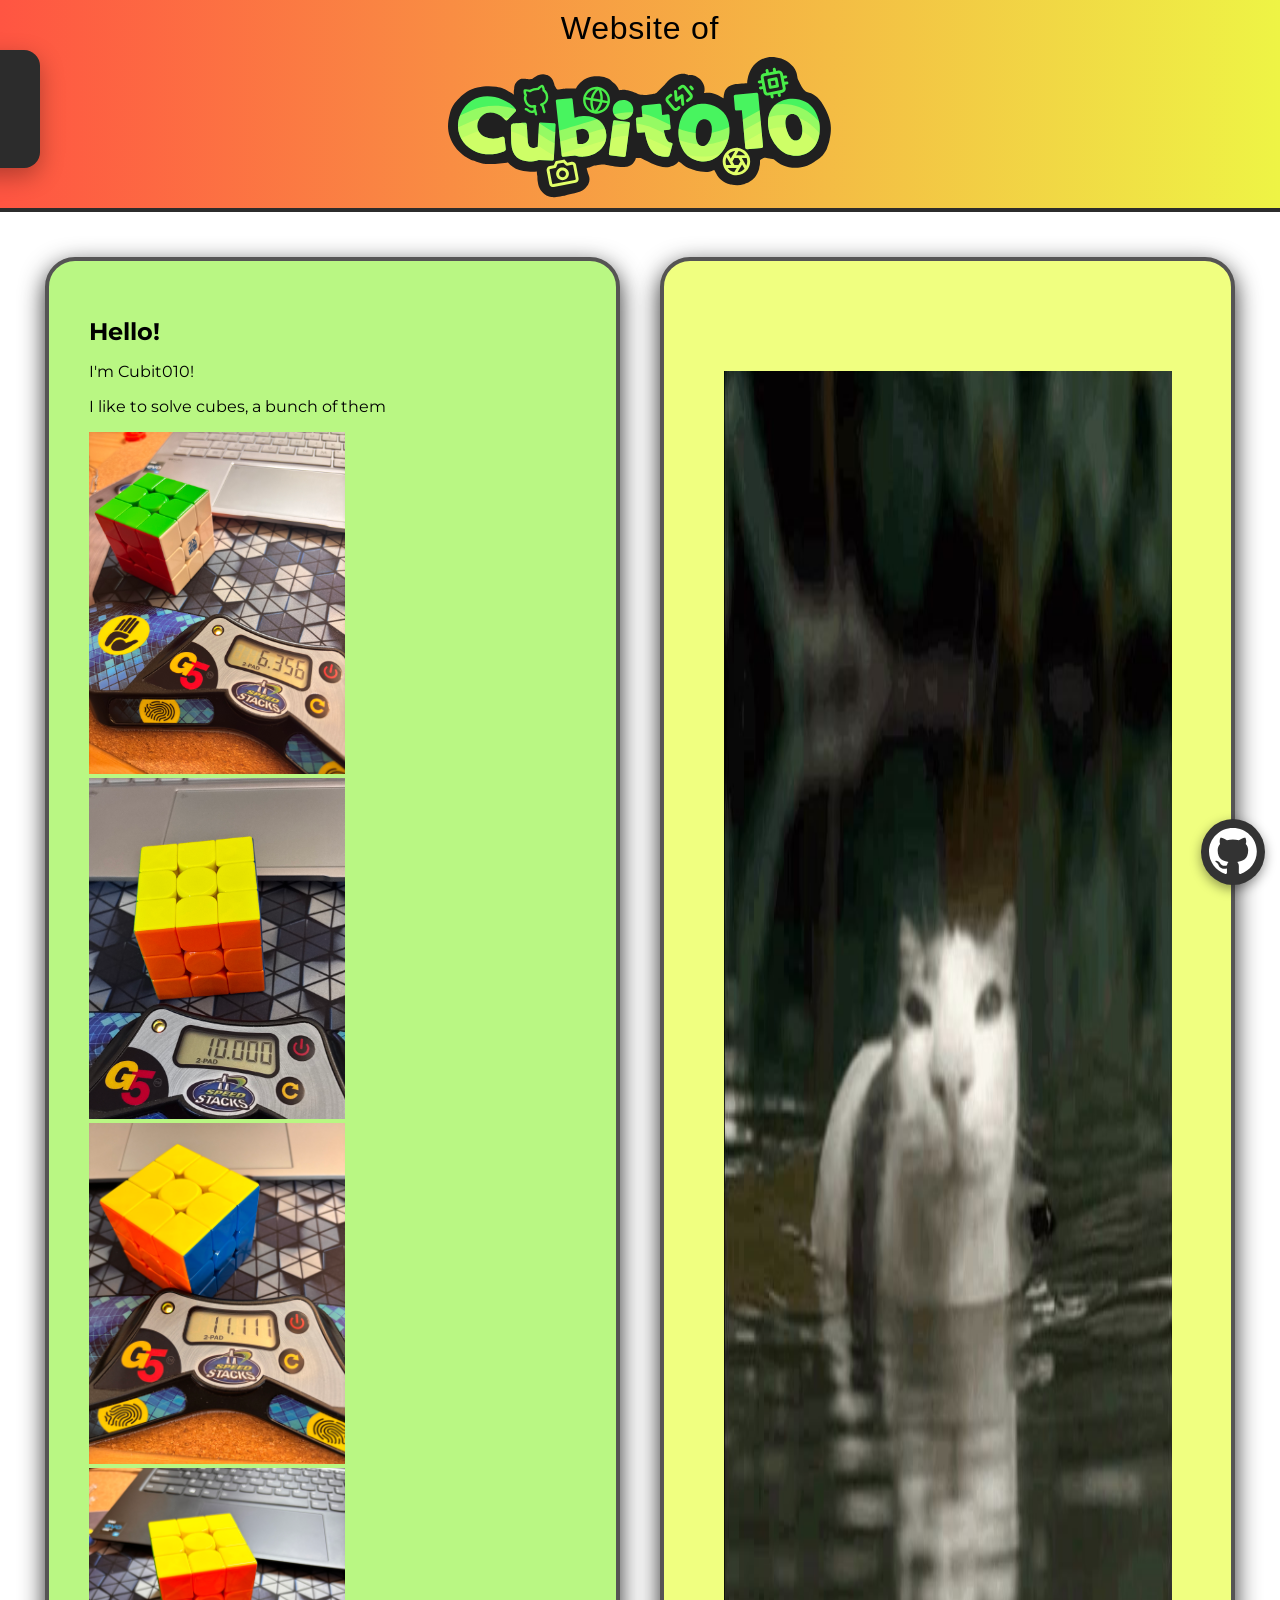
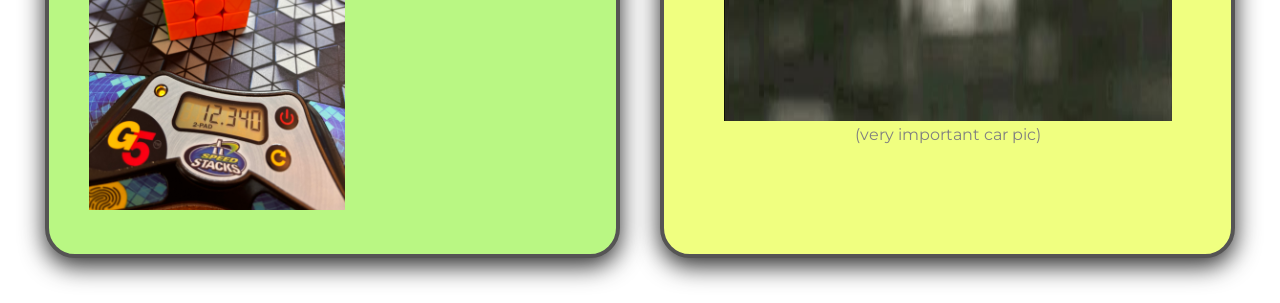
<file: index.html>
<!DOCTYPE html>

<html lang="en">
    <head>
        <meta charset="UTF-8">
        <meta name="viewport" content="width=device-width, initial-scale=1.0">
        
        <title>Cubit's Website</title>

        <link rel="preconnect" href="https://fonts.googleapis.com">
        <link rel="preconnect" href="https://fonts.gstatic.com" crossorigin>
        <link href="https://fonts.googleapis.com/css2?family=BBH+Bogle&family=Montserrat:ital,wght@0,100..900;1,100..900&display=swap" rel="stylesheet">
    
        <link rel="stylesheet" href="styles.css">
    </head>
    <body>
        <header class="main-header">
            <div class="header-text">
                Website of
            </div>

            <div id="logo-spacer"></div>

            <div class="logo-wrapper">
                <img src="assets/Cubit.svg" alt="Cubit Logo" id="header-logo">
            </div>
        </header>


        <aside id="sidebar">
            <a href="#">Home</a>
            <a href="projects.html">Projects</a>
        </aside>
        <script src="menu.js"></script> 

        <main>
            <div class="two-col">
                <div class="floating-box" id="box1">
                
                    <div class="text">
                        <h1>Hello!</h1>
                        <p>I'm Cubit010!</p>
                        <p>I like to solve cubes, a bunch of them</p>
                        <div class="cubeimages">
                            <img src="assets/6.356.jpg" alt="6.356 time on 3x3" class="cubeimg" id="c6356img">
                            <img src="assets/10.000.jpg" alt="10.000 time on 3x3" class="cubeimg" id="c10000img">
                            <img src="assets/11.111.jpg" alt="11.111 time on 3x3" class="cubeimg" id="c11111img">
                            <img src="assets/12.340.jpg" alt="12.340 time on 3x3" class="cubeimg" id="c12340img">
                        </div>
                    </div>
                </div>
                <div class="floating-box" id="box2">
                    
                    <div class="car">
                        <img src="assets/waterCar.jpg" alt="Car (cat)" class="carimg" id="carimage">
                    </div>
                    <p id="carimgdesc"> (very important car pic) </p>
                </div>
                
            </div>
        </main>

        <footer>
           <a href="https://github.com/cubit010" class="github-footer-btn" target="_blank" aria-label="Visit my GitHub Profile">
                <img src="assets/github-mark-white.svg" alt="GitHub Icon">
            </a>
        </footer>

    </body>
</html>
</file>
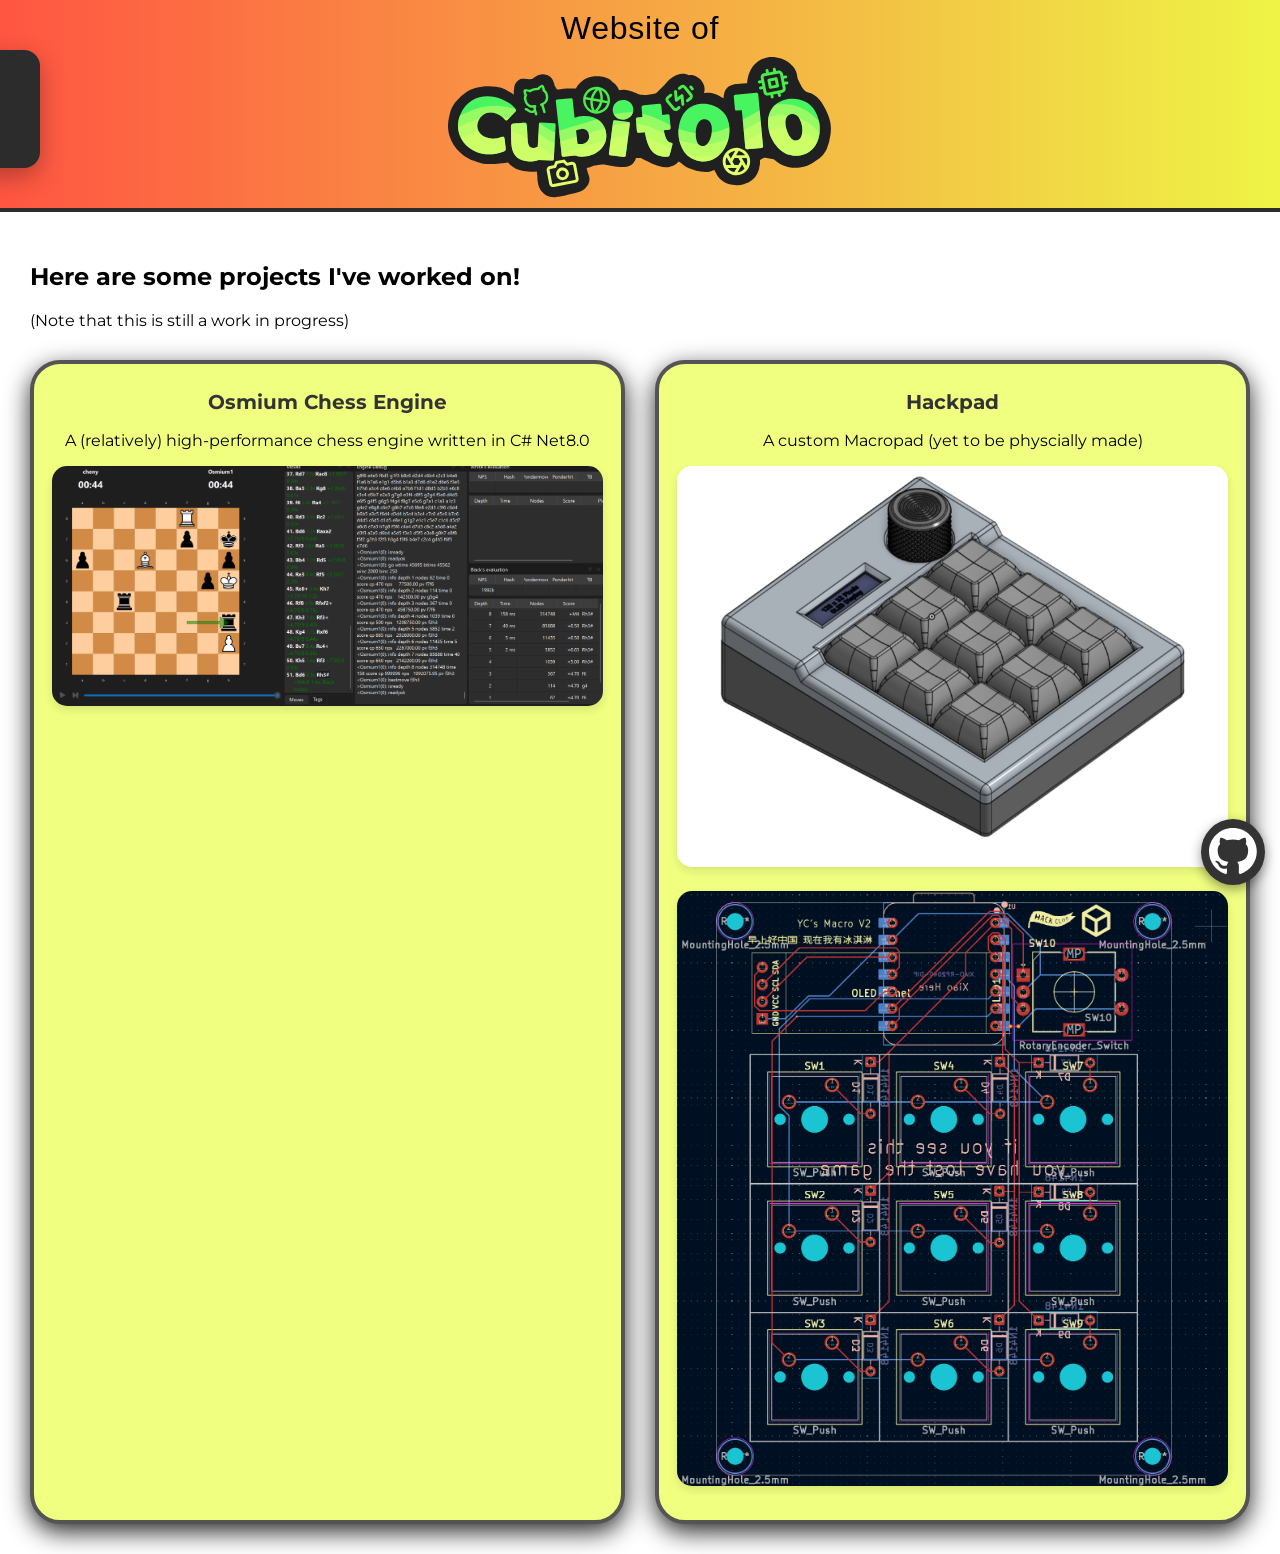
<file: projects.html>
<!DOCTYPE html>

    <head>
        <meta charset="UTF-8">
        <meta name="viewport" content="width=device-width, initial-scale=1.0">
        
        <title>Cubit's Website</title>

        <link rel="preconnect" href="https://fonts.googleapis.com">
        <link rel="preconnect" href="https://fonts.gstatic.com" crossorigin>
        <link href="https://fonts.googleapis.com/css2?family=BBH+Bogle&family=Montserrat:ital,wght@0,100..900;1,100..900&display=swap" rel="stylesheet">
    
        <link rel="stylesheet" href="styles.css">
    </head>
    <body>
        <header class="main-header">
            <div class="header-text">
                Website of
            </div>
            <div class="logo-wrapper">
                <img src="assets/Cubit.svg" alt="Cubit Logo" id="header-logo">
            </div>
        </header>

        <aside id="sidebar">
            <a href="/">Home</a>
            <a href="#">Projects</a>
        </aside>
        <script src="menu.js"></script>  

        <main>
            <section class="intro">
                    <h1>Here are some projects I've worked on!</h1>
                    <p>(Note that this is still a work in progress)</p>
                </section>
            <div class="projects-container">
                <div class="floating-box project-box">
                    <h2><a href="https://github.com/cubit010/Osmium">Osmium Chess Engine</a></h2>
                    <p>A (relatively) high-performance chess engine written in C# Net8.0</p>
                    <img src="assets/osmium.png" alt="Osmium playtest screenshot" id="OsmiumImg">
                </div>

                <div class="floating-box project-box">
                    <h2><a href="https://github.com/cubit010/Macropad">Hackpad</a></h2>
                    <p>A custom Macropad (yet to be physcially made) </p>
                    <img src="assets/hackpad.png" alt="Hackpad design screenshot" id="HackpadImg">
                    <img src="assets/pcb.png" alt="pcb design screenshot" id="PCBImg">
                </div>

            </div>
        </main>

        <footer>
           <a href="https://github.com/cubit010" class="github-footer-btn" target="_blank" aria-label="Visit my GitHub Profile">
                <img src="assets/github-mark-white.svg" alt="GitHub Icon">
            </a>
        </footer>
    </body>
</file>
<file: styles.css>
.bbh-bogle-regular {
  font-family: "BBH Bogle", sans-serif;
  font-weight: 400;
  font-style: normal;
}

/* 
<weight>: Use a value from 100 to 900
<uniquifier>: Use a unique and descriptive class name 
*/
.montserrat-medium {
  font-family: "Montserrat", sans-serif;
  font-optical-sizing: auto;
  font-weight: 100;
  font-style: normal;
}

/* Sidebar styles */

#sidebar {
    box-sizing: border-box;   
    position: fixed;
    top: 50px;
    left: -160px;             /* partially hidden */
    width: 200px;
    max-height: 60vh;
    background: #2c2c2c;
    color: white;
    padding-left: 3rem;
    padding-right: 4rem;
    padding-top: 1rem;
    padding-bottom: 1rem;
    border-radius: 0 16px 16px 0;
    box-shadow: 0 8px 24px rgba(0,0,0,0.3);
    overflow-y: auto;         
    overflow-x: hidden;       /* prevent horizontal scrollbar */
    transition: left 0.3s ease;
    z-index: 1000;
    cursor: pointer;
}

#sidebar:hover {
    left: -10px; /* Slide the sidebar into view */
}


#sidebar a {
    display: block;          
    width: 100%;             
    padding: 0.5rem 0rem;    /* clickable area */
    margin-bottom: 0.5rem;     /* spacing between items */
    color: white;
    text-decoration: none;
    pointer-events: auto;    /* links still clickable */
    font-size: 1em;          
    background: transparent;

    position: sticky; 
   
    top: 0; 
   
    z-index: 100;
}

body{
    font-family: "Montserrat", sans-serif;
}

header {
    font-size: 1em;
    font-family: "BBH Bogle", sans-serif;
    font-weight: 150;
    text-align: center;
    background-color: #f0f0f0;
    background: linear-gradient(90deg,
                #ff5542 0%,
                #eef445 25%,
                #6b7aff 50%,
                #8250f8 75%,
                #a1ed5d 100%);
    background-size: 400% 400%;
    animation: flow 8s ease infinite;
    padding: 10px;
    padding-bottom: 0px;
    letter-spacing: 0.05em; 
    
}



.cubitsvg {
    display: flex;
    justify-content: center;
    align-items: center;
 
}

.main-header {
    position: relative;
    width: 100%;
    text-align: center;
   
    overflow: visible; 
    
   
    display: flex;
    flex-direction: column;
    align-items: center;
    padding: 0; 
}


.header-text {
    font-family: "BBH Bogle", sans-serif;
    font-size: 2em;
    padding-top: 10px;
    padding-bottom: 0;
    width: 100%;
    z-index: 900;
}


.logo-wrapper {
    width: 100%;
    display: flex;
    justify-content: center;
    
   
    position: relative; 
    padding: 10px;
    box-sizing: border-box; 
    z-index: 1000;

    background: linear-gradient(90deg,
                #ff5542 0%,
                #eef445 25%,
                #6b7aff 50%,
                #8250f8 75%,    
                #a1ed5d 100%);
    background-size: 400% 400%;
    animation: flow 8s ease infinite;
   
 border-bottom: #2c2c2c 4px solid;
}


#header-logo {
    
    
    width: calc(var(--logo-width-val, 30) * 1vw); 
    
    max-width: 3000px;
    height: auto;
    

    will-change: width;
    
    transition: none; 
}


.logo-fixed {
    position: fixed;
    top: 0;
    left: 0;
    box-shadow: 0 4px 10px rgba(0,0,0,0.1); 
}



#carimage {
    width: 35vw;
    height: 150vh;
    margin-left: auto;
    margin-right: auto;
}

@keyframes flow {
    0% {
        background-position: 0% 50%;
    }
    50% {
        background-position: 100% 50%;
    }
    100% {
        background-position: 0% 50%;
    }
}

.two-col {
    display: grid;
    gap: 40px;             /* space between items */
    grid-template-columns: 1fr 1fr;
    padding: 15px;
}

.text {
    justify-self: start; /* stick to left wall */
}

.car {
    justify-self: right;   /* stick to right wall */
}

body {
    margin: 0;
}

main{
    padding: 30px;
    background-color: rgb(255, 255, 255);
}

p, li {
    font-size: 1em;
}

p#carimgdesc {
    font-size: 1em;
    color: gray;
    margin: 0px;
}

h1{
    font-size: 1.5em;
}

h2{
    font-size: 1.25em;
}

.floating-box{
    max-width: 4000px;
    width: auto;
    border-radius: 30px;
    background-color: #b9f783;
    padding: 40px;
    box-shadow: #2c2c2c 0px 8px 24px;
    border: 4px solid rgb(85, 84, 84);
}

.floating-box#box2 {
    display: flex;             
    justify-content: center;  
    align-items: center;       
    flex-direction: column;
    background-color: #f0ff80;
    justify-content: center;
    text-align: center;
    width: auto;
    

}

.projects-container {
    
    display: grid;
   
    grid-template-columns: repeat(auto-fit, minmax(300px, 1fr)); 
    gap: 30px; /* Space between the project boxes */
    margin-top: 30px; /* Space below the introduction box */
}


.project-box {
    
    padding: 10px;
    background-color: #f0ff80; 
    /* Center text within the box */
    text-align: center;
    /* Ensure all boxes are the same size/stretch in the grid */
    min-height: 200px;
}

/* Style the links within the project boxes */
.project-box h2 a {
    text-decoration: none; /* Remove underline from the project link */
    color: #333;
    /* Add a hover effect for a better user experience */
    transition: color 0.3s; 
}

.project-box h2 a:hover {
    color: #ff5542; /* hover color  */
}

/* Adjust the main floating-box style for the introduction */
.intro-box {
    text-align: center;
    margin-bottom: 30px; /* Ensure space before the projects container */
    background-color: #b9f783; /* Keep original color */
}

.github-footer-btn {
    
    position: fixed; 
    bottom: 15px;
    right: 15px; 
    z-index: 1000; 
    
    display: flex; 
    justify-content: center;
    align-items: center; 
    width: 50px; 
    height: 50px; 
    border-radius: 50%; 
    padding: 7px;
    padding-bottom: 9px;
    
    background-color: #333; 
    box-shadow: 0 4px 12px rgba(0, 0, 0, 0.4); 
    text-decoration: none; 
    transition: background-color 0.3s, transform 0.3s; 
}

.github-footer-btn img {
    width: 95%; 
    height: auto;
     
}

.github-footer-btn:hover {
    background-color: #555; /*  lighter on hover */
    transform: scale(1.05); /* glow on hover */
    box-shadow: 0 6px 10px rgba(0, 0, 0, 0.6); /* more shadow on hover */
}


#c6356img, #c10000img, #c11111img, #c12340img{
    width: 20vw;
    height: auto;
}

#OsmiumImg{
    width: 43vw;

    border-radius: 15px;
    box-shadow: 0 4px 8px rgba(0,0,0,0.1);
}
#HackpadImg {
    width: 43vw;
    border-radius: 15px;
    box-shadow: 0 4px 8px rgba(0,0,0,0.1);
    margin-bottom: 20px;
}
#PCBImg {
    width: 43vw;
    border-radius: 15px;
    box-shadow: 0 4px 8px rgba(0,0,0,0.1);
    margin-bottom: 20px;
}
</file>
